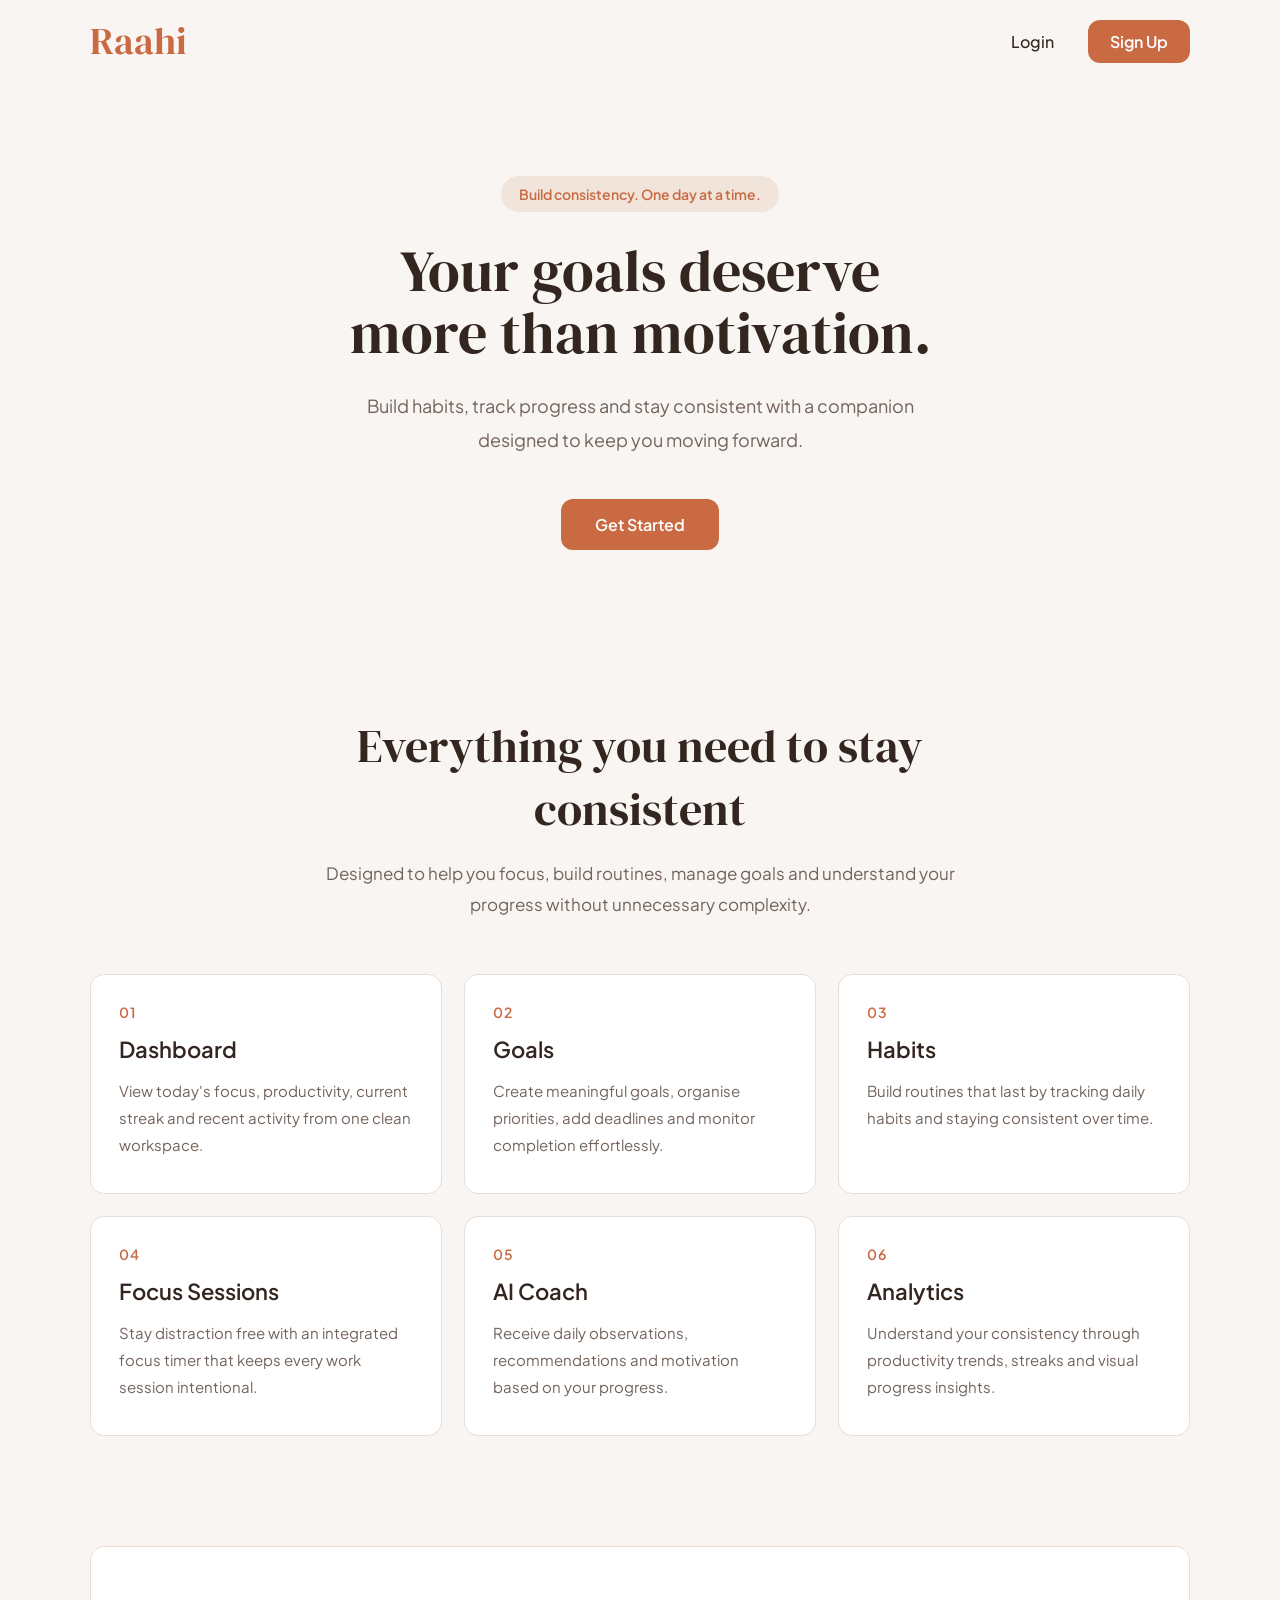
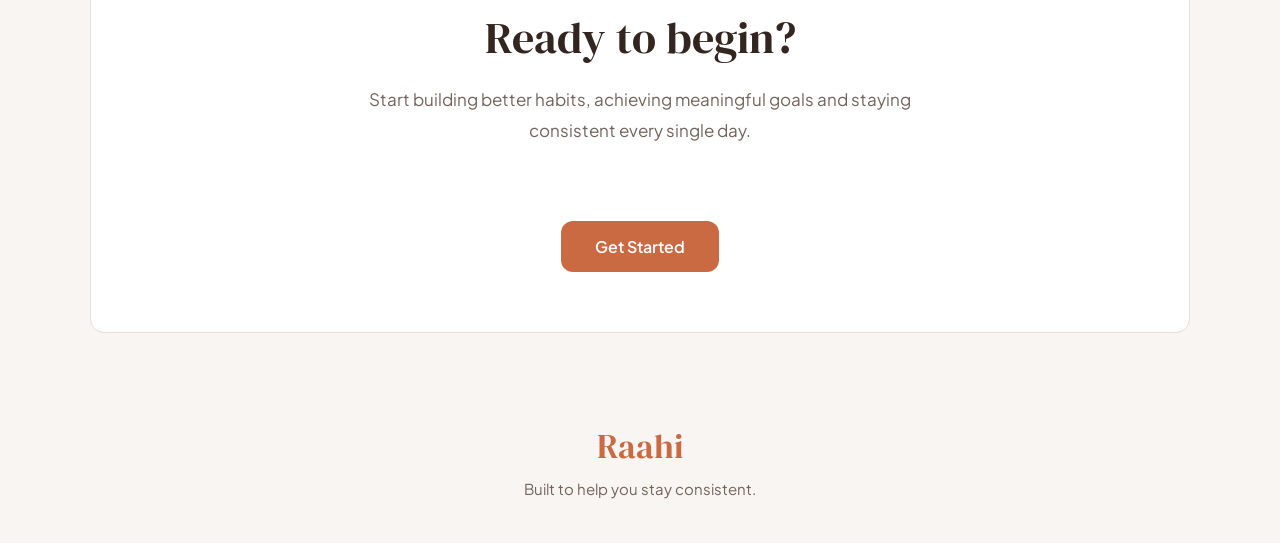
<file: src/main/resources/static/index.html>
<!DOCTYPE html>
<html lang="en">

<head>
    <meta charset="UTF-8">
    <meta name="viewport"
          content="width=device-width, initial-scale=1.0">

    <title>Raahi</title>

    <link rel="preconnect"
          href="https://fonts.googleapis.com">
    <link rel="preconnect"
          href="https://fonts.gstatic.com"
          crossorigin>

    <link href="https://fonts.googleapis.com/css2?family=DM+Serif+Display&family=Plus+Jakarta+Sans:wght@300;400;500;600;700&display=swap"
          rel="stylesheet">

    <link rel="stylesheet"
          href="css/landing.css">
</head>

<body>

<div class="page">

    <!-- ================= NAVBAR ================= -->

    <header class="navbar">

        <a href="index.html"
           class="logo">
            Raahi
        </a>

        <nav class="nav-links">

            <a href="login.html"
               class="login-link">
                Login
            </a>

            <a href="signup.html"
               class="signup-btn">
                Sign Up
            </a>

        </nav>

    </header>



    <!-- ================= HERO ================= -->

    <section class="hero">

        <div class="hero-content">

            <span class="hero-tag">
                Build consistency. One day at a time.
            </span>

            <h1>
                Your goals deserve
                <br>
                more than motivation.
            </h1>

            <p>

                Build habits, track progress and stay
                consistent with a companion designed to
                keep you moving forward.

            </p>

            <a href="signup.html"
               class="hero-button">

                Get Started

            </a>

        </div>

    </section>



    <!-- ================= FEATURES ================= -->

    <section class="features">

        <div class="section-heading">

            <h2>
                Everything you need to stay consistent
            </h2>

            <p>

                Designed to help you focus, build routines,
                manage goals and understand your progress
                without unnecessary complexity.

            </p>

        </div>

        <div class="feature-grid">
            <!-- Dashboard -->

            <article class="feature-card">

                <span class="feature-number">01</span>

                <h3>Dashboard</h3>

                <p>
                    View today's focus, productivity,
                    current streak and recent activity
                    from one clean workspace.
                </p>

            </article>



            <!-- Goals -->

            <article class="feature-card">

                <span class="feature-number">02</span>

                <h3>Goals</h3>

                <p>
                    Create meaningful goals, organise
                    priorities, add deadlines and
                    monitor completion effortlessly.
                </p>

            </article>



            <!-- Habits -->

            <article class="feature-card">

                <span class="feature-number">03</span>

                <h3>Habits</h3>

                <p>
                    Build routines that last by
                    tracking daily habits and staying
                    consistent over time.
                </p>

            </article>



            <!-- Focus Sessions -->

            <article class="feature-card">

                <span class="feature-number">04</span>

                <h3>Focus Sessions</h3>

                <p>
                    Stay distraction free with an
                    integrated focus timer that keeps
                    every work session intentional.
                </p>

            </article>



            <!-- AI Coach -->

            <article class="feature-card">

                <span class="feature-number">05</span>

                <h3>AI Coach</h3>

                <p>
                    Receive daily observations,
                    recommendations and motivation
                    based on your progress.
                </p>

            </article>



            <!-- Analytics -->

            <article class="feature-card">

                <span class="feature-number">06</span>

                <h3>Analytics</h3>

                <p>
                    Understand your consistency through
                    productivity trends, streaks and
                    visual progress insights.
                </p>

            </article>

        </div>

    </section>



    <!-- ================= CTA ================= -->

    <section class="cta">

        <div class="cta-box">

            <h2>Ready to begin?</h2>

            <p>
                Start building better habits, achieving
                meaningful goals and staying consistent
                every single day.
            </p>

            <a href="signup.html"
               class="hero-button">

                Get Started

            </a>

        </div>

    </section>



    <!-- ================= FOOTER ================= -->

    <footer class="footer">

        <h3>Raahi</h3>

        <p>
            Built to help you stay consistent.
        </p>

    </footer>

</div>

</body>

</html>
</file>
<file: src/main/resources/static/css/landing.css>
/* =====================================================
   RAAHI LANDING PAGE
===================================================== */

:root{

    --background:#F8F5F2;
    --surface:#FFFFFF;

    --primary:#C96A43;
    --primary-dark:#A65232;

    --text:#33251F;
    --text-light:#72645C;

    --border:#E8DED7;

    --radius:14px;

    --shadow:0 12px 35px rgba(70,50,35,.08);

}

*{

    margin:0;
    padding:0;
    box-sizing:border-box;

}

html{

    scroll-behavior:smooth;

}

body{

    font-family:"Plus Jakarta Sans",sans-serif;

    background:var(--background);

    color:var(--text);

    overflow-x:hidden;

}

a{

    text-decoration:none;

    color:inherit;

}

.page{

    max-width:1400px;

    margin:auto;

}

/* =====================================================
   NAVBAR
===================================================== */

.navbar{

    height:82px;

    display:flex;

    justify-content:space-between;

    align-items:center;

    padding:0 7%;

}

.logo{

    font-family:"DM Serif Display",serif;

    font-size:38px;

    color:var(--primary);

}

.nav-links{

    display:flex;

    align-items:center;

    gap:16px;

}

.login-link{

    padding:11px 18px;

    color:var(--text);

    font-weight:500;

    transition:.25s;

}

.login-link:hover{

    color:var(--primary);

}

.signup-btn{

    background:var(--primary);

    color:#fff;

    padding:11px 22px;

    border-radius:12px;

    font-weight:600;

    transition:.25s;

}

.signup-btn:hover{

    background:var(--primary-dark);

}

/* =====================================================
   HERO
===================================================== */

.hero{

    min-height:68vh;

    display:flex;

    justify-content:center;

    align-items:center;

    text-align:center;

    padding:20px 7% 70px;

}

.hero-content{

    max-width:760px;

}

.hero-tag{

    display:inline-block;

    padding:9px 18px;

    border-radius:999px;

    background:#F1E4DB;

    color:var(--primary);

    font-size:14px;

    font-weight:600;

    margin-bottom:28px;

}

.hero h1{

    font-family:"DM Serif Display",serif;

    font-size:58px;

    font-weight:400;

    line-height:1.08;

    margin-bottom:24px;

}

.hero p{

    max-width:620px;

    margin:auto;

    font-size:18px;

    line-height:1.9;

    color:var(--text-light);

}

.hero-button{

    display:inline-flex;

    margin-top:42px;

    padding:15px 34px;

    border-radius:12px;

    background:var(--primary);

    color:#fff;

    font-weight:600;

    transition:.25s;

}

.hero-button:hover{

    background:var(--primary-dark);

    transform:translateY(-2px);

}
/* =====================================================
   FEATURES
===================================================== */

.features{

    padding:20px 7% 90px;

}

.section-heading{

    max-width:700px;

    margin:0 auto 55px;

    text-align:center;

}

.section-heading h2{

    font-family:"DM Serif Display",serif;

    font-size:46px;

    font-weight:400;

    margin-bottom:18px;

    color:var(--text);

}

.section-heading p{

    font-size:17px;

    line-height:1.8;

    color:var(--text-light);

}

.feature-grid{

    display:grid;

    grid-template-columns:repeat(3,1fr);

    gap:22px;

}

.feature-card{

    background:var(--surface);

    border:1px solid var(--border);

    border-radius:14px;

    padding:28px;

    transition:.25s ease;

    min-height:220px;

    display:flex;

    flex-direction:column;

}

.feature-card:hover{

    border-color:#D9CCC3;

    box-shadow:0 10px 24px rgba(40,25,18,.05);

}

.feature-number{

    display:block;

    margin-bottom:14px;

    font-size:14px;

    font-weight:600;

    letter-spacing:1px;

    color:var(--primary);

}

.feature-card h3{

    font-size:22px;

    font-weight:600;

    margin-bottom:14px;

    color:var(--text);

}

.feature-card p{

    font-size:15px;

    line-height:1.8;

    color:var(--text-light);

}

/* =====================================================
   FEATURE CARD SPACING
===================================================== */

.feature-card:nth-child(1){

    animation:fadeUp .45s ease;

}

.feature-card:nth-child(2){

    animation:fadeUp .55s ease;

}

.feature-card:nth-child(3){

    animation:fadeUp .65s ease;

}

.feature-card:nth-child(4){

    animation:fadeUp .75s ease;

}

.feature-card:nth-child(5){

    animation:fadeUp .85s ease;

}

.feature-card:nth-child(6){

    animation:fadeUp .95s ease;

}
/* =====================================================
   CTA
===================================================== */

.cta{

    padding:20px 7% 90px;

}

.cta-box{

    background:var(--surface);

    border:1px solid var(--border);

    border-radius:14px;

    padding:60px;

    text-align:center;

}

.cta-box h2{

    font-family:"DM Serif Display",serif;

    font-size:44px;

    font-weight:400;

    margin-bottom:16px;

    color:var(--text);

}

.cta-box p{

    max-width:580px;

    margin:0 auto 34px;

    color:var(--text-light);

    line-height:1.8;

    font-size:17px;

}

/* =====================================================
   FOOTER
===================================================== */

.footer{

    padding:0 7% 45px;

    text-align:center;

}

.footer h3{

    font-family:"DM Serif Display",serif;

    font-size:34px;

    font-weight:400;

    color:var(--primary);

    margin-bottom:10px;

}

.footer p{

    color:var(--text-light);

    font-size:15px;

}

/* =====================================================
   ANIMATIONS
===================================================== */

@keyframes fadeUp{

    from{

        opacity:0;

        transform:translateY(24px);

    }

    to{

        opacity:1;

        transform:translateY(0);

    }

}

.hero-content{

    animation:fadeUp .6s ease;

}

/* =====================================================
   RESPONSIVE
===================================================== */

@media(max-width:1100px){

    .feature-grid{

        grid-template-columns:repeat(2,1fr);

    }

}

@media(max-width:768px){

    .hero{

        min-height:auto;

        padding-top:70px;

    }

    .hero h1{

        font-size:48px;

    }

    .section-heading h2{

        font-size:38px;

    }

    .cta-box{

        padding:42px 28px;

    }

    .cta-box h2{

        font-size:36px;

    }

}

@media(max-width:600px){

    .navbar{

        flex-direction:column;

        justify-content:center;

        gap:18px;

        height:auto;

        padding:24px 7%;

    }

    .hero{

        padding:50px 7%;

    }

    .hero h1{

        font-size:40px;

    }

    .hero p{

        font-size:16px;

    }

    .feature-grid{

        grid-template-columns:1fr;

    }

    .section-heading h2{

        font-size:34px;

    }

    .cta-box h2{

        font-size:32px;

    }

}
</file>
